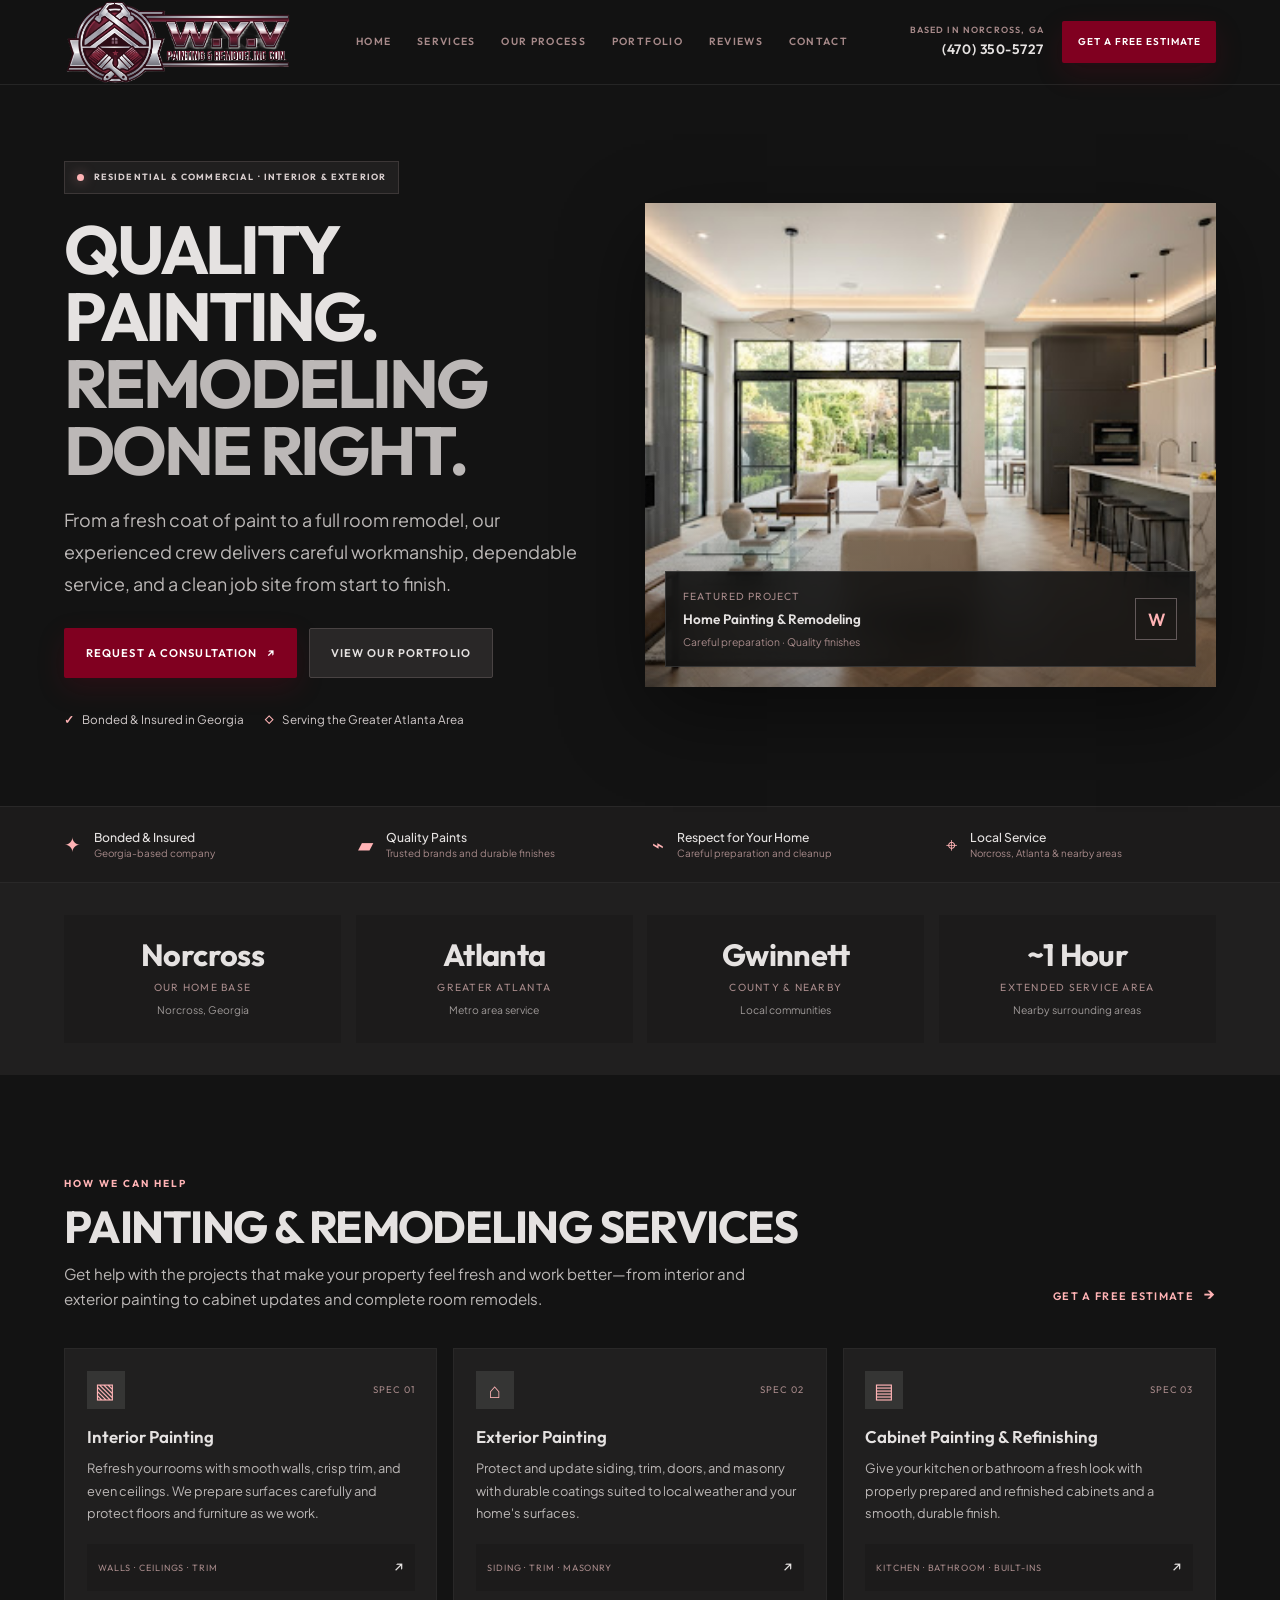
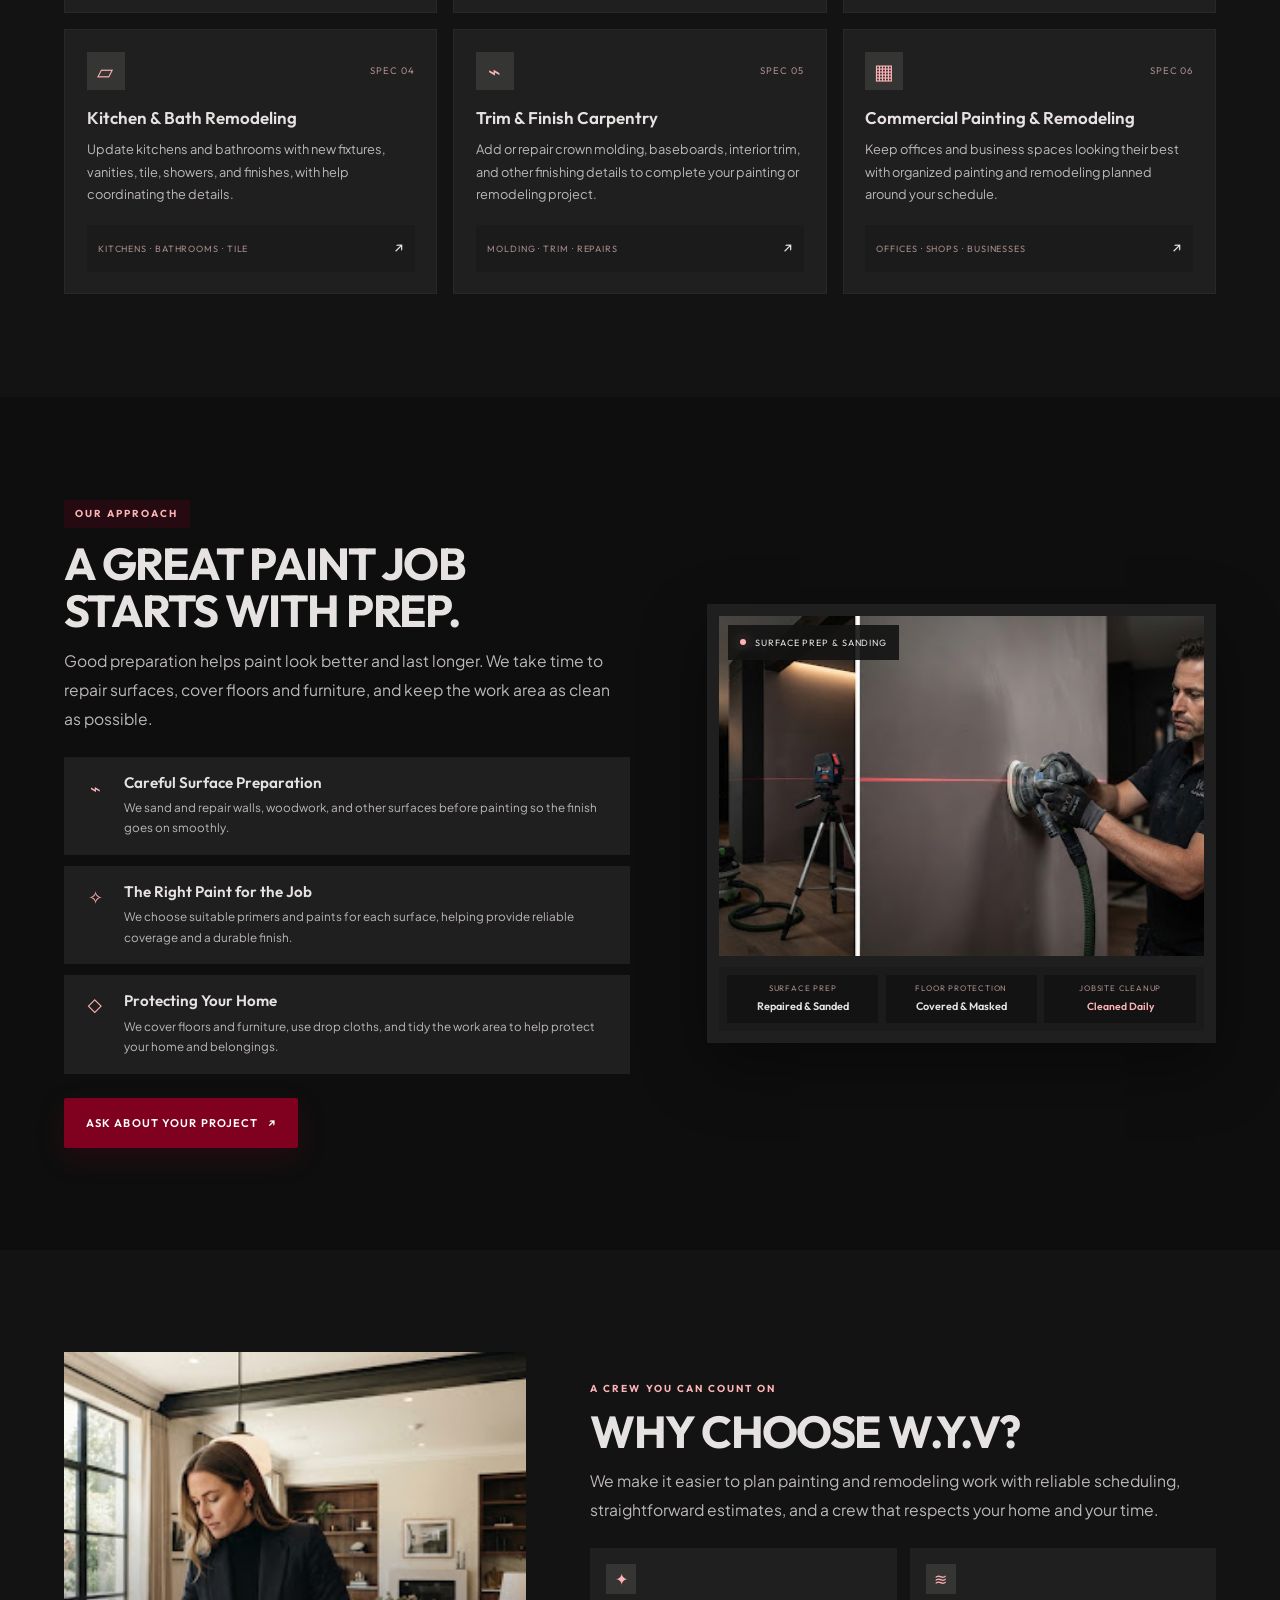
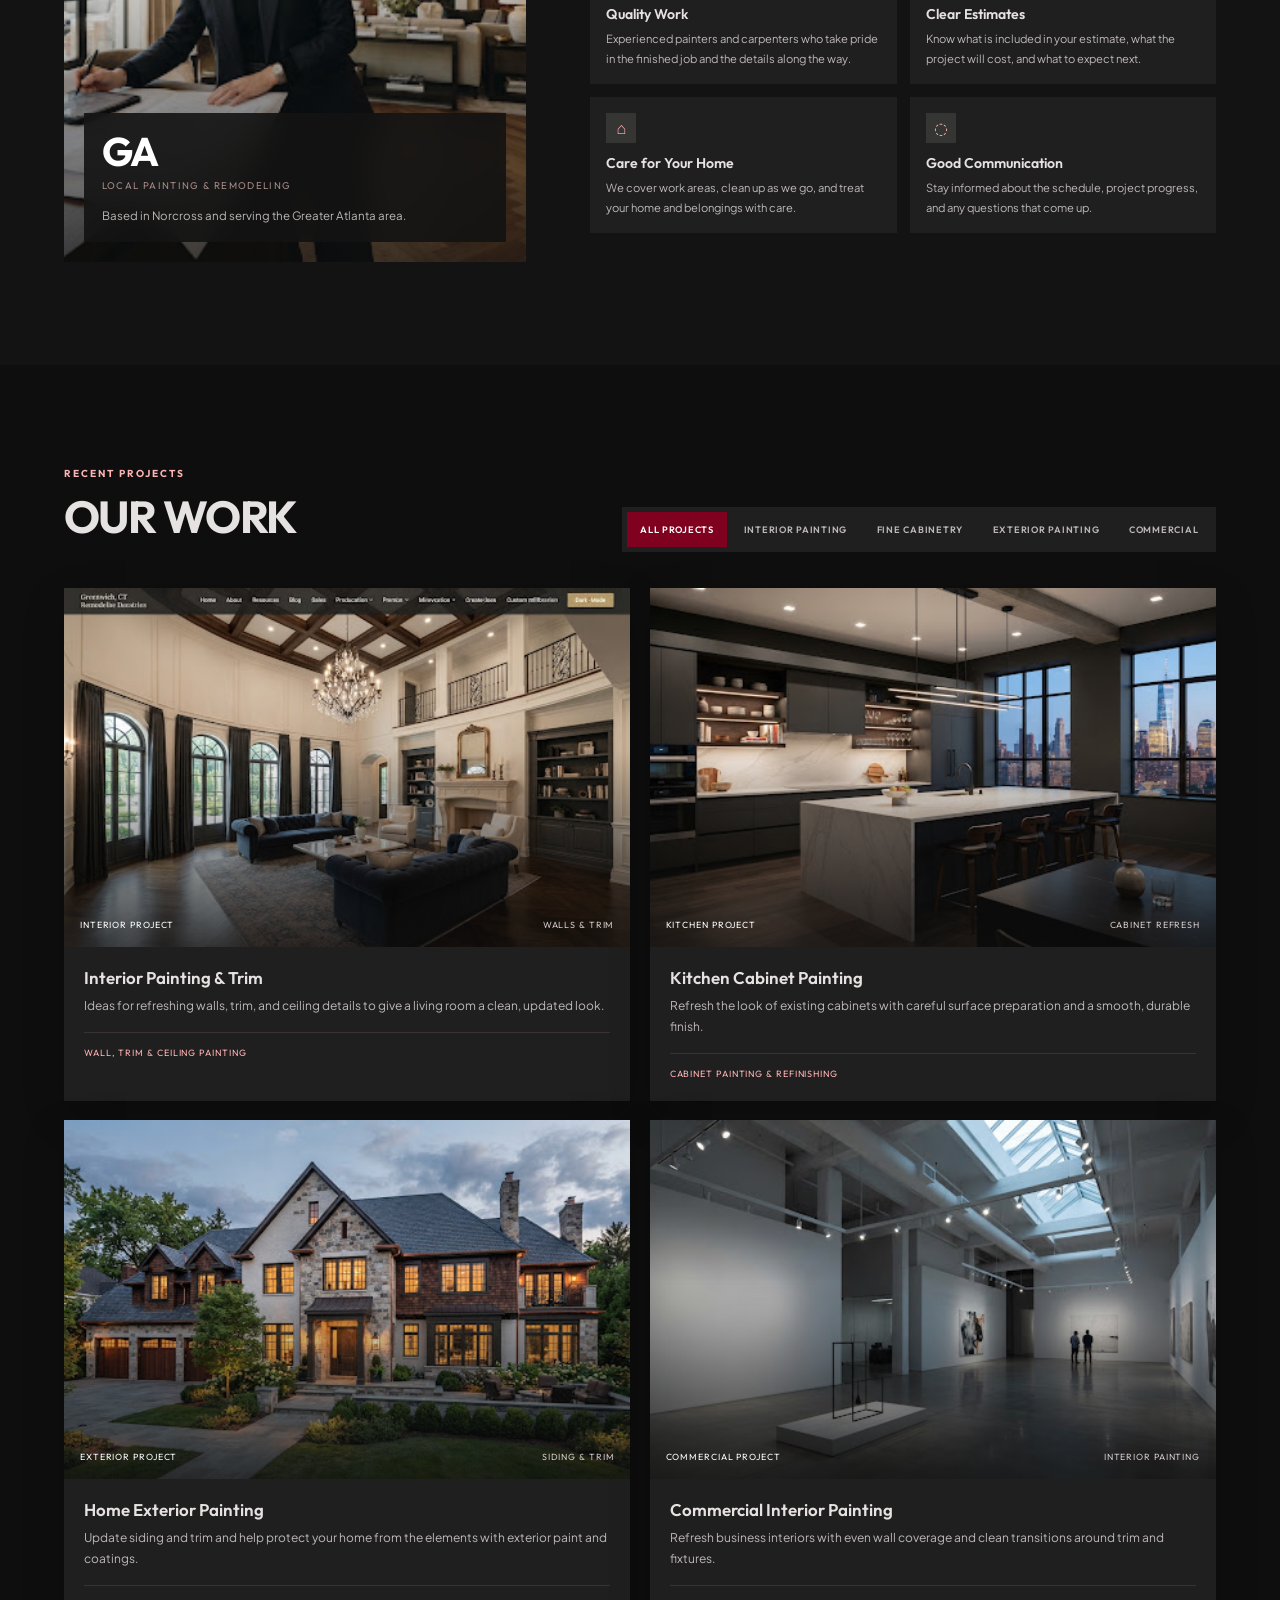
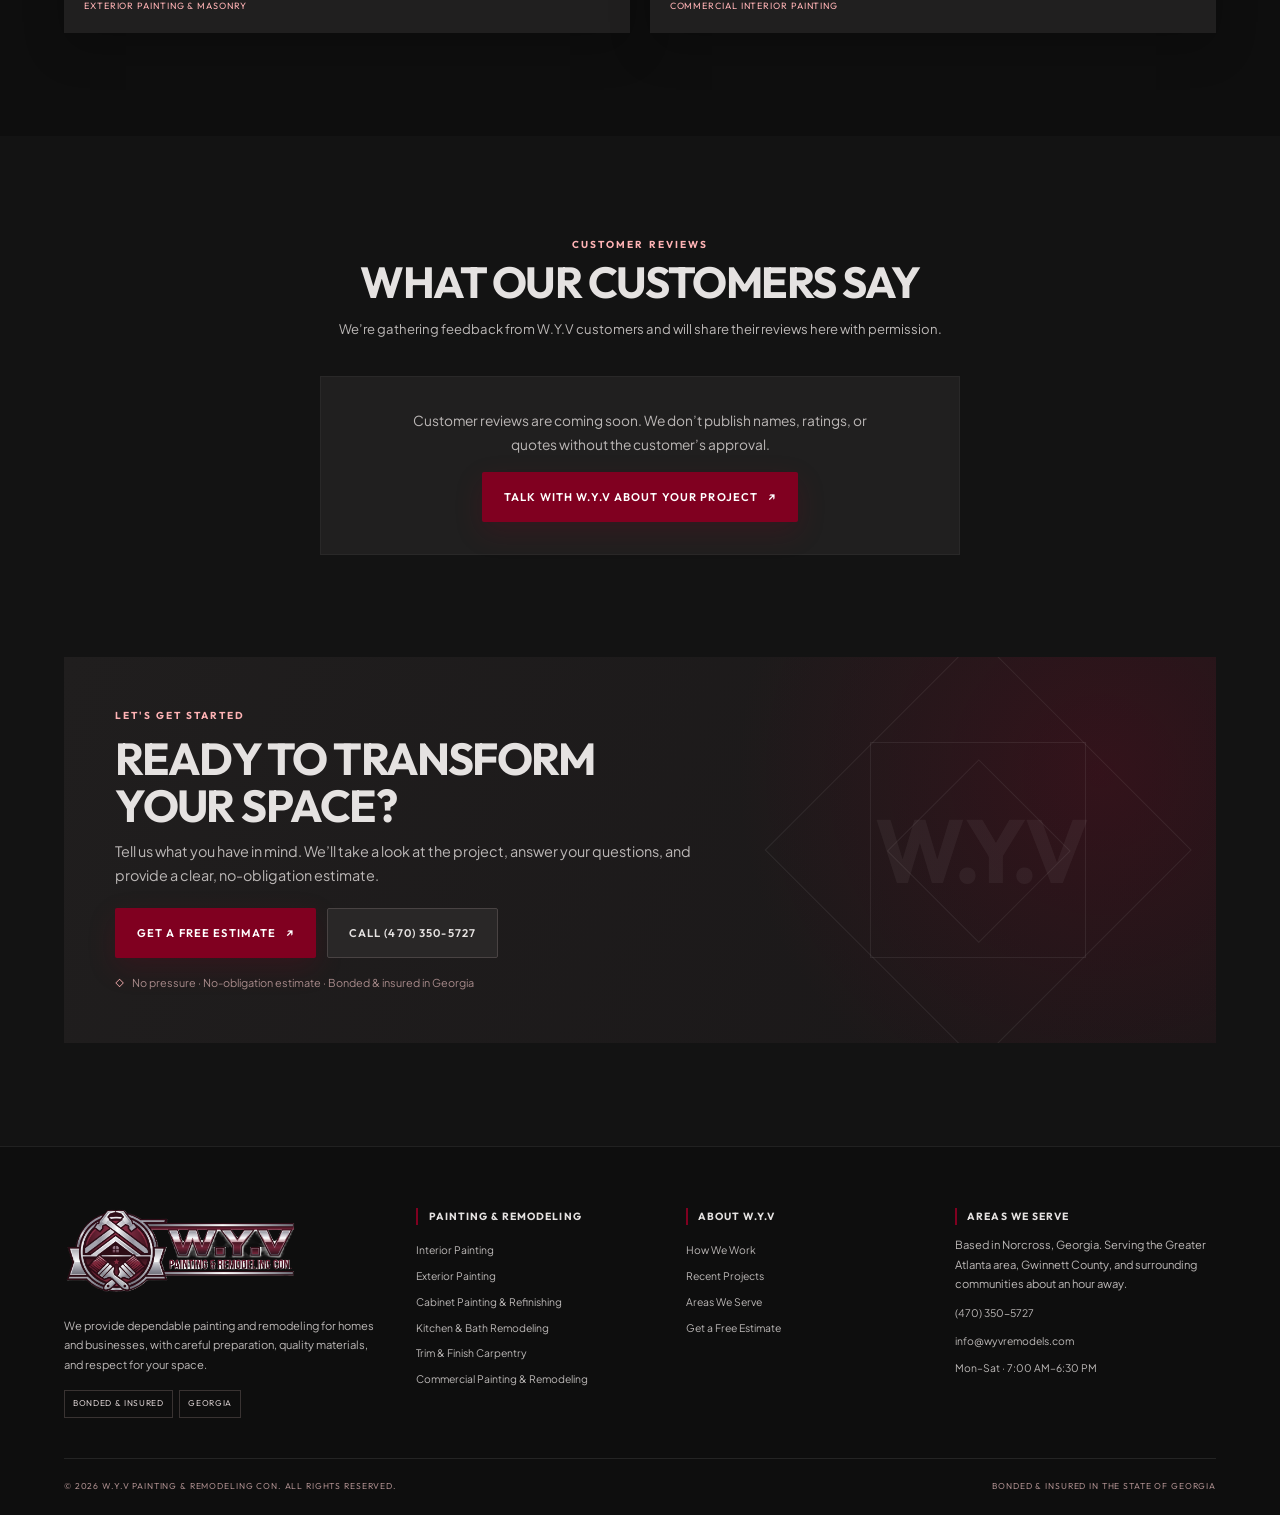
<file: index.html>
<!doctype html>
<html lang="en">
  <head>
    <meta charset="utf-8">
    <meta name="viewport" content="width=device-width, initial-scale=1">
    <meta name="theme-color" content="#131313">
    <meta name="description" content="W.Y.V Painting & Remodeling is based in Norcross, Georgia, providing painting, cabinet refinishing, and remodeling throughout Greater Atlanta, Gwinnett, and nearby communities.">
    <title>W.Y.V Painting & Remodeling | Quality Painting & Remodeling</title>
    <link rel="preconnect" href="https://fonts.googleapis.com">
    <link rel="preconnect" href="https://fonts.gstatic.com" crossorigin>
    <link href="https://fonts.googleapis.com/css2?family=Outfit:wght@400;500;600;700&family=Plus+Jakarta+Sans:wght@400;500;600&display=swap" rel="stylesheet">
    <link rel="stylesheet" href="styles.css">
    <script src="script.js" defer></script>
  </head>
  <body>
    <a class="skip-link" href="#main">Skip to content</a>
    <header class="site-header">
      <div class="header-inner">
        <a class="brand" href="#home" aria-label="W.Y.V Painting & Remodeling home">
          <img class="brand-logo" src="assets/wyv-main-logo.png" alt="W.Y.V Painting &amp; Remodeling Con.">
        </a>

        <button class="menu-toggle" type="button" aria-expanded="false" aria-controls="primary-navigation">
          <span class="menu-toggle-lines" aria-hidden="true"></span>
          <span class="visually-hidden">Open navigation</span>
        </button>

        <nav class="primary-navigation" id="primary-navigation" aria-label="Main navigation">
          <a href="#home">Home</a>
          <a href="#services">Services</a>
          <a href="#process">Our Process</a>
          <a href="#portfolio">Portfolio</a>
          <a href="#reviews">Reviews</a>
          <a href="#contact">Contact</a>
        </nav>

        <div class="header-actions">
          <div class="direct-line">
            <span>Based in Norcross, GA</span>
            <a href="tel:4703505727">(470) 350-5727</a>
          </div>
          <a class="button button-primary button-small" href="#contact" data-open-request>Get a Free Estimate</a>
        </div>
      </div>
    </header>

    <main id="main">
      <section class="hero section-shell" id="home">
        <div class="hero-content">
          <p class="eyebrow eyebrow-pill"><span class="status-dot"></span>Residential &amp; Commercial · Interior &amp; Exterior</p>
          <h1>Quality Painting.<br><span>Remodeling Done Right.</span></h1>
          <p class="hero-description">From a fresh coat of paint to a full room remodel, our experienced crew delivers careful workmanship, dependable service, and a clean job site from start to finish.</p>
          <div class="hero-actions">
            <a class="button button-primary" href="#contact" data-open-request>Request a Consultation <span aria-hidden="true">↗</span></a>
            <a class="button button-secondary" href="#portfolio">View Our Portfolio</a>
          </div>
          <div class="hero-credentials">
            <span><span class="credential-icon" aria-hidden="true">✓</span> Bonded &amp; Insured in Georgia</span>
            <span><span class="credential-icon" aria-hidden="true">◇</span> Serving the Greater Atlanta Area</span>
          </div>
        </div>

        <div class="hero-visual">
          <img
            src="assets/hero-interior.jpg"
            alt="Updated open-plan living room and kitchen with custom wood paneling, marble island, and fresh finishes"
            fetchpriority="high"
            width="512"
            height="286">
          <div class="hero-caption">
            <div>
              <span class="caption-label">Featured Project</span>
              <strong>Home Painting &amp; Remodeling</strong>
              <span class="caption-detail">Careful preparation · Quality finishes</span>
            </div>
            <span class="caption-seal" aria-hidden="true">W</span>
          </div>
        </div>
      </section>

      <section class="trust-strip" aria-label="Our service commitments">
        <div class="trust-item"><span class="trust-icon" aria-hidden="true">✦</span><span>Bonded &amp; Insured <small>Georgia-based company</small></span></div>
        <div class="trust-item"><span class="trust-icon" aria-hidden="true">▰</span><span>Quality Paints <small>Trusted brands and durable finishes</small></span></div>
        <div class="trust-item"><span class="trust-icon" aria-hidden="true">⌁</span><span>Respect for Your Home <small>Careful preparation and cleanup</small></span></div>
        <div class="trust-item"><span class="trust-icon" aria-hidden="true">⌖</span><span>Local Service <small>Norcross, Atlanta &amp; nearby areas</small></span></div>
      </section>

      <section class="stats-section" aria-label="W.Y.V at a glance">
        <div class="stats-grid">
          <div class="stat"><strong class="stat-label">Norcross</strong><span>Our Home Base</span><small>Norcross, Georgia</small></div>
          <div class="stat"><strong class="stat-label">Atlanta</strong><span>Greater Atlanta</span><small>Metro area service</small></div>
          <div class="stat"><strong class="stat-label">Gwinnett</strong><span>County &amp; Nearby</span><small>Local communities</small></div>
          <div class="stat"><strong class="stat-label">~1 Hour</strong><span>Extended Service Area</span><small>Nearby surrounding areas</small></div>
        </div>
      </section>

      <section class="content-section" id="services">
        <div class="section-shell">
          <div class="section-heading section-heading-split">
            <div>
              <p class="eyebrow">How We Can Help</p>
              <h2>Painting &amp; Remodeling Services</h2>
              <p>Get help with the projects that make your property feel fresh and work better—from interior and exterior painting to cabinet updates and complete room remodels.</p>
            </div>
            <a class="text-link" href="#contact" data-open-request>Get a free estimate <span aria-hidden="true">→</span></a>
          </div>

          <div class="services-grid">
            <article class="service-card">
              <div class="service-meta"><span class="service-icon" aria-hidden="true">▧</span><span>Spec 01</span></div>
              <h3>Interior Painting</h3>
              <p>Refresh your rooms with smooth walls, crisp trim, and even ceilings. We prepare surfaces carefully and protect floors and furniture as we work.</p>
              <div class="service-foot"><span>Walls · Ceilings · Trim</span><span aria-hidden="true">↗</span></div>
            </article>
            <article class="service-card">
              <div class="service-meta"><span class="service-icon" aria-hidden="true">⌂</span><span>Spec 02</span></div>
              <h3>Exterior Painting</h3>
              <p>Protect and update siding, trim, doors, and masonry with durable coatings suited to local weather and your home's surfaces.</p>
              <div class="service-foot"><span>Siding · Trim · Masonry</span><span aria-hidden="true">↗</span></div>
            </article>
            <article class="service-card">
              <div class="service-meta"><span class="service-icon" aria-hidden="true">▤</span><span>Spec 03</span></div>
              <h3>Cabinet Painting &amp; Refinishing</h3>
              <p>Give your kitchen or bathroom a fresh look with properly prepared and refinished cabinets and a smooth, durable finish.</p>
              <div class="service-foot"><span>Kitchen · Bathroom · Built-ins</span><span aria-hidden="true">↗</span></div>
            </article>
            <article class="service-card">
              <div class="service-meta"><span class="service-icon" aria-hidden="true">▱</span><span>Spec 04</span></div>
              <h3>Kitchen &amp; Bath Remodeling</h3>
              <p>Update kitchens and bathrooms with new fixtures, vanities, tile, showers, and finishes, with help coordinating the details.</p>
              <div class="service-foot"><span>Kitchens · Bathrooms · Tile</span><span aria-hidden="true">↗</span></div>
            </article>
            <article class="service-card">
              <div class="service-meta"><span class="service-icon" aria-hidden="true">⌁</span><span>Spec 05</span></div>
              <h3>Trim &amp; Finish Carpentry</h3>
              <p>Add or repair crown molding, baseboards, interior trim, and other finishing details to complete your painting or remodeling project.</p>
              <div class="service-foot"><span>Molding · Trim · Repairs</span><span aria-hidden="true">↗</span></div>
            </article>
            <article class="service-card">
              <div class="service-meta"><span class="service-icon" aria-hidden="true">▦</span><span>Spec 06</span></div>
              <h3>Commercial Painting &amp; Remodeling</h3>
              <p>Keep offices and business spaces looking their best with organized painting and remodeling planned around your schedule.</p>
              <div class="service-foot"><span>Offices · Shops · Businesses</span><span aria-hidden="true">↗</span></div>
            </article>
          </div>
        </div>
      </section>

      <section class="process-section" id="process">
        <div class="section-shell process-grid">
          <div class="process-copy">
            <p class="eyebrow eyebrow-dark">Our Approach</p>
            <h2>A Great Paint Job Starts With Prep.</h2>
            <p class="section-lead">Good preparation helps paint look better and last longer. We take time to repair surfaces, cover floors and furniture, and keep the work area as clean as possible.</p>
            <div class="process-points">
              <article class="process-point">
                <span class="point-icon" aria-hidden="true">⌁</span>
                <div><h3>Careful Surface Preparation</h3><p>We sand and repair walls, woodwork, and other surfaces before painting so the finish goes on smoothly.</p></div>
              </article>
              <article class="process-point">
                <span class="point-icon" aria-hidden="true">✧</span>
                <div><h3>The Right Paint for the Job</h3><p>We choose suitable primers and paints for each surface, helping provide reliable coverage and a durable finish.</p></div>
              </article>
              <article class="process-point">
                <span class="point-icon" aria-hidden="true">◇</span>
                <div><h3>Protecting Your Home</h3><p>We cover floors and furniture, use drop cloths, and tidy the work area to help protect your home and belongings.</p></div>
              </article>
            </div>
            <a class="button button-primary" href="#contact" data-open-request>Ask About Your Project <span aria-hidden="true">↗</span></a>
          </div>

          <div class="process-visual">
            <img
              src="assets/surface-prep.jpg"
              alt="Careful surface preparation and sanding before interior painting"
              loading="lazy"
              width="512"
              height="286">
            <span class="image-label"><span class="status-dot"></span>Surface Prep &amp; Sanding</span>
            <div class="technical-stats">
              <div><span>Surface Prep</span><strong>Repaired &amp; Sanded</strong></div>
              <div><span>Floor Protection</span><strong>Covered &amp; Masked</strong></div>
              <div><span>Jobsite Cleanup</span><strong>Cleaned Daily</strong></div>
            </div>
          </div>
        </div>
      </section>

      <section class="difference-section content-section">
        <div class="section-shell difference-grid">
          <div class="difference-visual">
            <img
              src="assets/atelier-planning.jpg"
              alt="An interior professional reviewing a home painting and remodeling project"
              loading="lazy"
              width="512"
              height="286">
            <div class="delivery-card">
              <div class="delivery-number">GA</div>
              <div><span>Local Painting &amp; Remodeling</span><p>Based in Norcross and serving the Greater Atlanta area.</p></div>
            </div>
          </div>
          <div class="difference-copy">
            <p class="eyebrow">A Crew You Can Count On</p>
            <h2>Why Choose W.Y.V?</h2>
            <p class="section-lead">We make it easier to plan painting and remodeling work with reliable scheduling, straightforward estimates, and a crew that respects your home and your time.</p>
            <div class="pillars-grid">
              <article class="pillar-card"><span class="pillar-icon" aria-hidden="true">✦</span><h3>Quality Work</h3><p>Experienced painters and carpenters who take pride in the finished job and the details along the way.</p></article>
              <article class="pillar-card"><span class="pillar-icon" aria-hidden="true">≋</span><h3>Clear Estimates</h3><p>Know what is included in your estimate, what the project will cost, and what to expect next.</p></article>
              <article class="pillar-card"><span class="pillar-icon" aria-hidden="true">⌂</span><h3>Care for Your Home</h3><p>We cover work areas, clean up as we go, and treat your home and belongings with care.</p></article>
              <article class="pillar-card"><span class="pillar-icon" aria-hidden="true">◌</span><h3>Good Communication</h3><p>Stay informed about the schedule, project progress, and any questions that come up.</p></article>
            </div>
          </div>
        </div>
      </section>

      <section class="portfolio-section" id="portfolio">
        <div class="section-shell">
          <div class="section-heading portfolio-heading">
            <div>
              <p class="eyebrow">Recent Projects</p>
              <h2>Our Work</h2>
            </div>
            <div class="portfolio-filters" role="group" aria-label="Filter portfolio projects">
              <button class="filter-button is-active" type="button" data-filter="all" aria-pressed="true">All Projects</button>
              <button class="filter-button" type="button" data-filter="interiors" aria-pressed="false">Interior Painting</button>
              <button class="filter-button" type="button" data-filter="cabinetry" aria-pressed="false">Fine Cabinetry</button>
              <button class="filter-button" type="button" data-filter="exterior" aria-pressed="false">Exterior Painting</button>
              <button class="filter-button" type="button" data-filter="commercial" aria-pressed="false">Commercial</button>
            </div>
          </div>

          <div class="portfolio-grid">
            <article class="project-card" data-category="interiors">
              <div class="project-image"><img src="assets/portfolio-greenwich.jpg" alt="Living room with a coffered ceiling, finished hardwood floors, and freshly painted walls" loading="lazy" width="512" height="286"><span class="project-location">Interior Project <span>Walls &amp; Trim</span></span></div>
              <div class="project-copy"><h3>Interior Painting &amp; Trim</h3><p>Ideas for refreshing walls, trim, and ceiling details to give a living room a clean, updated look.</p><span class="project-finish">Wall, Trim &amp; Ceiling Painting</span></div>
            </article>
            <article class="project-card" data-category="cabinetry">
              <div class="project-image"><img src="assets/portfolio-tribeca.jpg" alt="Updated kitchen with refinished dark cabinets and a waterfall island" loading="lazy" width="512" height="286"><span class="project-location">Kitchen Project <span>Cabinet Refresh</span></span></div>
              <div class="project-copy"><h3>Kitchen Cabinet Painting</h3><p>Refresh the look of existing cabinets with careful surface preparation and a smooth, durable finish.</p><span class="project-finish">Cabinet Painting &amp; Refinishing</span></div>
            </article>
            <article class="project-card" data-category="exterior">
              <div class="project-image"><img src="assets/portfolio-westchester.jpg" alt="Stone and cedar home exterior with updated siding and dark window trim" loading="lazy" width="512" height="286"><span class="project-location">Exterior Project <span>Siding &amp; Trim</span></span></div>
              <div class="project-copy"><h3>Home Exterior Painting</h3><p>Update siding and trim and help protect your home from the elements with exterior paint and coatings.</p><span class="project-finish">Exterior Painting &amp; Masonry</span></div>
            </article>
            <article class="project-card" data-category="commercial">
              <div class="project-image"><img src="assets/portfolio-soho.jpg" alt="Art gallery interior with polished concrete floors and freshly painted white walls" loading="lazy" width="512" height="286"><span class="project-location">Commercial Project <span>Interior Painting</span></span></div>
              <div class="project-copy"><h3>Commercial Interior Painting</h3><p>Refresh business interiors with even wall coverage and clean transitions around trim and fixtures.</p><span class="project-finish">Commercial Interior Painting</span></div>
            </article>
          </div>
        </div>
      </section>

      <section class="reviews-section" id="reviews">
        <div class="section-shell">
          <div class="reviews-heading">
            <p class="eyebrow">Customer Reviews</p>
            <h2>What Our Customers Say</h2>
            <p>We’re gathering feedback from W.Y.V customers and will share their reviews here with permission.</p>
          </div>
          <div class="reviews-empty-state">
            <p>Customer reviews are coming soon. We don’t publish names, ratings, or quotes without the customer’s approval.</p>
            <a class="button button-primary" href="#contact" data-open-request>Talk with W.Y.V about your project <span aria-hidden="true">↗</span></a>
          </div>
        </div>
      </section>

      <section class="contact-section" id="contact">
        <div class="section-shell">
          <div class="contact-panel">
            <div class="contact-copy">
              <p class="eyebrow">Let's Get Started</p>
              <h2>Ready to Transform<br>Your Space?</h2>
              <p>Tell us what you have in mind. We’ll take a look at the project, answer your questions, and provide a clear, no-obligation estimate.</p>
              <div class="contact-actions">
                <a class="button button-primary" href="#contact" data-open-request>Get a Free Estimate <span aria-hidden="true">↗</span></a>
                <a class="button button-secondary" href="tel:4703505727">Call (470) 350-5727</a>
              </div>
              <p class="contact-assurance"><span aria-hidden="true">◇</span> No pressure · No-obligation estimate · Bonded &amp; insured in Georgia</p>
            </div>
            <div class="contact-decoration" aria-hidden="true"><span>W.Y.V</span><i></i><i></i><i></i></div>
          </div>
        </div>
      </section>
    </main>

    <dialog class="request-dialog" id="request-dialog" aria-labelledby="request-title" aria-describedby="request-description">
      <div class="request-dialog-header">
        <div>
          <p class="eyebrow">Norcross · Greater Atlanta</p>
          <h2 id="request-title">Tell Us About Your Project</h2>
        </div>
        <button class="dialog-close" type="button" aria-label="Close request form">×</button>
      </div>
      <p class="request-description" id="request-description">Share a few details and we’ll help you plan your next painting or remodeling project.</p>
      <form class="request-form" id="request-form" name="estimate-request" method="POST" data-netlify="true" netlify-honeypot="bot-field">
        <input type="hidden" name="form-name" value="estimate-request">
        <input type="hidden" name="subject" value="Incoming Website Lead - WYV">
        <p hidden><label>Leave this field empty: <input name="bot-field" tabindex="-1" autocomplete="off"></label></p>
        <div class="form-field">
          <label for="request-name">Your name <span aria-hidden="true">*</span></label>
          <input id="request-name" name="name" autocomplete="name" required>
        </div>
        <div class="form-field">
          <label for="request-phone">Phone number <span aria-hidden="true">*</span></label>
          <input id="request-phone" name="phone" type="tel" autocomplete="tel" required>
        </div>
        <div class="form-field">
          <label for="request-email">Email address <span aria-hidden="true">*</span></label>
          <input id="request-email" name="email" type="email" autocomplete="email" required>
        </div>
        <div class="form-field">
          <label for="request-service">What can we help with? <span aria-hidden="true">*</span></label>
          <select id="request-service" name="service" required>
            <option value="" selected disabled>Select a service</option>
            <option>Interior painting</option>
            <option>Exterior painting</option>
            <option>Cabinet painting or refinishing</option>
            <option>Kitchen or bathroom remodeling</option>
            <option>Trim or carpentry</option>
            <option>Commercial painting or remodeling</option>
            <option>Other project</option>
          </select>
        </div>
        <div class="form-field form-field-full">
          <label for="request-location">Project city or ZIP code</label>
          <input id="request-location" name="location" autocomplete="address-level2" placeholder="e.g. Norcross, GA">
        </div>
        <div class="form-field form-field-full">
          <label for="request-details">Tell us a little about the project <span aria-hidden="true">*</span></label>
          <textarea id="request-details" name="details" rows="4" required placeholder="What would you like to update?"></textarea>
        </div>
        <p class="form-privacy">Your details will be emailed to W.Y.V so we can respond to your request.</p>
        <p class="form-status" id="request-status" aria-live="polite"></p>
        <div class="form-actions">
          <button class="button button-primary" type="submit">Send Estimate Request <span aria-hidden="true">↗</span></button>
          <a class="form-call-link" href="tel:4703505727">Or call (470) 350-5727</a>
        </div>
      </form>
    </dialog>

    <footer class="site-footer">
      <div class="section-shell">
        <div class="footer-grid">
          <div class="footer-about">
            <a class="brand footer-brand" href="#home" aria-label="W.Y.V Painting & Remodeling home">
              <img class="brand-logo" src="assets/wyv-main-logo.png" alt="W.Y.V Painting &amp; Remodeling Con.">
            </a>
            <p>We provide dependable painting and remodeling for homes and businesses, with careful preparation, quality materials, and respect for your space.</p>
            <div class="footer-badges"><span>Bonded &amp; Insured</span><span>Georgia</span></div>
          </div>
          <div>
            <h2 class="footer-heading">Painting &amp; Remodeling</h2>
            <ul class="footer-links">
              <li><a href="#services">Interior Painting</a></li>
              <li><a href="#services">Exterior Painting</a></li>
              <li><a href="#services">Cabinet Painting &amp; Refinishing</a></li>
              <li><a href="#services">Kitchen &amp; Bath Remodeling</a></li>
              <li><a href="#services">Trim &amp; Finish Carpentry</a></li>
              <li><a href="#services">Commercial Painting &amp; Remodeling</a></li>
            </ul>
          </div>
          <div>
            <h2 class="footer-heading">About W.Y.V</h2>
            <ul class="footer-links">
              <li><a href="#process">How We Work</a></li>
              <li><a href="#portfolio">Recent Projects</a></li>
              <li><a href="#reviews">Areas We Serve</a></li>
              <li><a href="#contact" data-open-request>Get a Free Estimate</a></li>
            </ul>
          </div>
          <div class="footer-contact">
            <h2 class="footer-heading">Areas We Serve</h2>
            <p>Based in Norcross, Georgia. Serving the Greater Atlanta area, Gwinnett County, and surrounding communities about an hour away.</p>
            <a href="tel:4703505727">(470) 350-5727</a>
            <a href="mailto:info@wyvremodels.com">info@wyvremodels.com</a>
            <span>Mon–Sat · 7:00 AM–6:30 PM</span>
          </div>
        </div>
        <div class="footer-bottom">
          <span>© <span id="current-year">2026</span> W.Y.V Painting &amp; Remodeling Con. All Rights Reserved.</span>
          <span>Bonded &amp; Insured in the State of Georgia</span>
        </div>
      </div>
    </footer>
  </body>
</html>
</file>
<file: styles.css>
:root {
  color-scheme: dark;
  --surface: #131313;
  --surface-deep: #0e0e0e;
  --surface-low: #1c1b1b;
  --surface-card: #201f1f;
  --surface-raised: #2a2a2a;
  --surface-high: #353534;
  --text: #e5e2e1;
  --text-muted: #bcb8b7;
  --text-soft: #a78a8a;
  --accent: #800020;
  --accent-bright: #ffb3b5;
  --accent-dark: #680019;
  --border: #393332;
  --page-width: 1440px;
  --page-gutter: clamp(1.25rem, 5vw, 5rem);
  --font-display: "Outfit", "Arial Narrow", sans-serif;
  --font-body: "Plus Jakarta Sans", Arial, sans-serif;
}

* {
  box-sizing: border-box;
}

html {
  scroll-behavior: smooth;
  scroll-padding-top: 6rem;
}

body {
  min-width: 320px;
  margin: 0;
  background: var(--surface);
  color: var(--text);
  font-family: var(--font-body);
  font-size: 15px;
  line-height: 1.65;
  -webkit-font-smoothing: antialiased;
}

body,
button,
a {
  -webkit-tap-highlight-color: transparent;
}

button,
a {
  color: inherit;
}

a {
  text-decoration: none;
}

button {
  font: inherit;
}

img {
  display: block;
  max-width: 100%;
}

::selection {
  background: var(--accent);
  color: #fff;
}

:focus-visible {
  outline: 2px solid var(--accent-bright);
  outline-offset: 4px;
}

.visually-hidden,
.skip-link:not(:focus) {
  position: absolute;
  width: 1px;
  height: 1px;
  padding: 0;
  margin: -1px;
  overflow: hidden;
  clip: rect(0, 0, 0, 0);
  white-space: nowrap;
  border: 0;
}

.skip-link:focus {
  position: fixed;
  z-index: 100;
  top: 1rem;
  left: 1rem;
  padding: 0.75rem 1rem;
  background: var(--text);
  color: var(--surface);
}

.section-shell {
  width: min(100% - (var(--page-gutter) * 2), var(--page-width));
  margin-inline: auto;
}

.site-header {
  position: sticky;
  z-index: 20;
  top: 0;
  border-bottom: 1px solid rgba(255, 255, 255, 0.08);
  background: rgba(19, 19, 19, 0.94);
  backdrop-filter: blur(18px);
}

.header-inner {
  display: flex;
  width: min(100% - (var(--page-gutter) * 2), 1600px);
  min-height: 82px;
  align-items: center;
  justify-content: space-between;
  gap: 1.5rem;
  margin-inline: auto;
}

.brand {
  display: inline-flex;
  flex: 0 1 auto;
  min-width: 0;
  align-items: center;
}

.brand-logo {
  display: block;
  width: clamp(190px, 18vw, 250px);
  height: auto;
  object-fit: contain;
}

.primary-navigation {
  display: flex;
  align-items: center;
  gap: clamp(0.9rem, 2vw, 2rem);
}

.primary-navigation a,
.direct-line span {
  color: var(--text-soft);
  font-family: var(--font-display);
  font-size: 0.65rem;
  font-weight: 600;
  letter-spacing: 0.13em;
  text-transform: uppercase;
  transition: color 180ms ease;
}

.primary-navigation a:hover,
.primary-navigation a:focus-visible {
  color: var(--accent-bright);
}

.header-actions {
  display: flex;
  flex: 0 0 auto;
  align-items: center;
  gap: 1.15rem;
}

.direct-line {
  display: grid;
  text-align: right;
}

.direct-line a {
  font-family: var(--font-display);
  font-size: 0.85rem;
  font-weight: 600;
  letter-spacing: 0.04em;
}

.direct-line span {
  font-size: 0.56rem;
}

.menu-toggle {
  display: none;
}

.button {
  display: inline-flex;
  min-height: 50px;
  align-items: center;
  justify-content: center;
  gap: 0.6rem;
  padding: 0.85rem 1.3rem;
  border: 1px solid transparent;
  border-radius: 2px;
  font-family: var(--font-display);
  font-size: 0.7rem;
  font-weight: 600;
  letter-spacing: 0.1em;
  line-height: 1.25;
  text-align: center;
  text-transform: uppercase;
  transition: background-color 180ms ease, border-color 180ms ease, transform 180ms ease;
}

.button:hover {
  transform: translateY(-2px);
}

.button-primary {
  background: var(--accent);
  color: #fff;
  box-shadow: 0 10px 28px rgba(128, 0, 32, 0.2);
}

.button-primary:hover {
  background: #991331;
}

.button-secondary {
  border-color: #494343;
  background: #292727;
  color: var(--text);
}

.button-secondary:hover {
  border-color: #766b6b;
  background: #343131;
}

.button-small {
  min-height: 42px;
  padding: 0.7rem 0.9rem;
  font-size: 0.62rem;
}

.hero {
  display: grid;
  min-height: 630px;
  grid-template-columns: minmax(0, 0.95fr) minmax(0, 1.05fr);
  align-items: center;
  gap: clamp(2.5rem, 5vw, 5rem);
  padding-block: clamp(3rem, 6vw, 5.5rem);
}

.hero-content {
  position: relative;
  z-index: 1;
}

.eyebrow {
  margin: 0 0 0.75rem;
  color: var(--accent-bright);
  font-family: var(--font-display);
  font-size: 0.63rem;
  font-weight: 700;
  letter-spacing: 0.2em;
  line-height: 1.4;
  text-transform: uppercase;
}

.eyebrow-pill {
  display: inline-flex;
  align-items: center;
  gap: 0.6rem;
  max-width: 100%;
  margin-bottom: 1.4rem;
  padding: 0.55rem 0.75rem;
  border: 1px solid #3c3737;
  background: var(--surface-card);
  color: #d7cdcd;
  font-size: 0.56rem;
  letter-spacing: 0.13em;
}

.status-dot {
  width: 7px;
  height: 7px;
  flex: 0 0 auto;
  border-radius: 50%;
  background: var(--accent-bright);
  box-shadow: 0 0 12px rgba(255, 179, 181, 0.5);
}

h1,
h2,
h3,
p,
figure {
  margin-top: 0;
}

h1,
h2,
h3 {
  font-family: var(--font-display);
}

h1 {
  max-width: 730px;
  margin-bottom: 1.2rem;
  font-size: clamp(2.8rem, 5.3vw, 5rem);
  font-weight: 700;
  letter-spacing: -0.045em;
  line-height: 0.99;
  text-transform: uppercase;
}

h1 span {
  color: #bcb8b7;
}

.hero-description {
  max-width: 590px;
  margin-bottom: 1.7rem;
  color: var(--text-muted);
  font-size: clamp(1rem, 1.4vw, 1.15rem);
  line-height: 1.8;
}

.hero-actions {
  display: flex;
  flex-wrap: wrap;
  gap: 0.75rem;
}

.hero-credentials {
  display: flex;
  flex-wrap: wrap;
  gap: 1.3rem;
  margin-top: 2rem;
  color: #d4cdcd;
  font-size: 0.73rem;
}

.credential-icon {
  margin-right: 0.35rem;
  color: var(--accent-bright);
  font-weight: 700;
}

.hero-visual {
  position: relative;
  min-height: 420px;
  aspect-ratio: 1.18 / 1;
  background: var(--surface-card);
  box-shadow: 0 28px 80px rgba(0, 0, 0, 0.45);
}

.hero-visual::after {
  position: absolute;
  inset: 45% 0 0;
  background: linear-gradient(180deg, transparent, rgba(14, 14, 14, 0.38));
  content: "";
  pointer-events: none;
}

.hero-visual > img,
.process-visual > img,
.difference-visual > img {
  width: 100%;
  height: 100%;
  object-fit: cover;
}

.hero-caption {
  position: absolute;
  z-index: 1;
  right: 1.25rem;
  bottom: 1.25rem;
  left: 1.25rem;
  display: flex;
  align-items: center;
  justify-content: space-between;
  gap: 1rem;
  padding: 1rem 1.1rem;
  border: 1px solid rgba(255, 255, 255, 0.12);
  background: rgba(19, 19, 19, 0.89);
  backdrop-filter: blur(14px);
}

.hero-caption > div {
  display: grid;
  gap: 0.16rem;
}

.caption-label,
.caption-detail,
.stat > span,
.stat > small,
.service-meta,
.service-foot,
.technical-stats span,
.project-location,
.project-finish,
.footer-heading,
.footer-links,
.footer-contact,
.footer-bottom {
  font-size: 0.65rem;
}

.caption-label,
.caption-detail {
  color: var(--text-soft);
}

.caption-label,
.service-meta,
.service-foot,
.technical-stats span,
.project-location,
.project-finish,
.footer-heading,
.footer-bottom {
  font-family: var(--font-display);
  letter-spacing: 0.1em;
  text-transform: uppercase;
}

.hero-caption strong {
  font-family: var(--font-display);
  font-size: 0.85rem;
  font-weight: 600;
}

.caption-seal {
  display: grid;
  width: 42px;
  height: 42px;
  flex: 0 0 auto;
  place-items: center;
  border: 1px solid #63595a;
  color: var(--accent-bright);
  font-family: var(--font-display);
  font-size: 1.1rem;
  font-weight: 600;
}

.trust-strip {
  display: grid;
  grid-template-columns: repeat(4, minmax(0, 1fr));
  gap: 1.5rem;
  padding: 1.3rem var(--page-gutter);
  border-block: 1px solid rgba(255, 255, 255, 0.06);
  background: var(--surface-low);
}

.trust-item {
  display: flex;
  align-items: center;
  gap: 0.8rem;
  color: var(--text);
  font-size: 0.76rem;
  font-weight: 500;
  line-height: 1.5;
}

.trust-item small {
  display: block;
  color: var(--text-soft);
  font-size: 0.62rem;
  font-weight: 400;
}

.trust-icon {
  color: var(--accent-bright);
  font-size: 1.25rem;
}

.stats-section {
  padding: 2rem var(--page-gutter);
  background: var(--surface-card);
}

.stats-grid {
  display: grid;
  width: min(100%, var(--page-width));
  grid-template-columns: repeat(4, minmax(0, 1fr));
  gap: 0.9rem;
  margin-inline: auto;
}

.stat {
  display: flex;
  min-height: 128px;
  flex-direction: column;
  justify-content: center;
  padding: 1.2rem;
  background: var(--surface-low);
  text-align: center;
}

.stat strong {
  font-family: var(--font-display);
  font-size: 2.4rem;
  font-weight: 700;
  letter-spacing: -0.04em;
  line-height: 1.1;
}

.stat strong.stat-label {
  font-size: clamp(1.25rem, 2.4vw, 2rem);
  letter-spacing: -0.02em;
}

.stat strong > span {
  color: var(--accent-bright);
}

.stat .stat-star {
  font-size: 1.7rem;
}

.accent-text {
  color: var(--accent-bright);
}

.stat > span {
  margin-top: 0.45rem;
  color: var(--text-soft);
  font-family: var(--font-display);
  letter-spacing: 0.12em;
  text-transform: uppercase;
}

.stat > small {
  margin-top: 0.3rem;
  color: #9e9998;
}

.content-section,
.portfolio-section,
.reviews-section,
.contact-section {
  padding-block: clamp(4rem, 8vw, 7rem);
}

.section-heading {
  margin-bottom: 2.3rem;
}

.section-heading h2,
.process-copy h2,
.difference-copy h2,
.reviews-heading h2,
.contact-copy h2 {
  margin-bottom: 0.7rem;
  font-size: clamp(2rem, 3.5vw, 3.1rem);
  font-weight: 700;
  letter-spacing: -0.035em;
  line-height: 1.05;
  text-transform: uppercase;
}

.section-heading p:not(.eyebrow) {
  max-width: 690px;
  margin-bottom: 0;
  color: var(--text-muted);
  font-size: 0.95rem;
}

.section-heading-split {
  display: flex;
  align-items: end;
  justify-content: space-between;
  gap: 2rem;
}

.text-link {
  flex: 0 0 auto;
  padding-bottom: 0.25rem;
  color: var(--accent-bright);
  font-family: var(--font-display);
  font-size: 0.68rem;
  font-weight: 600;
  letter-spacing: 0.12em;
  text-transform: uppercase;
}

.text-link span {
  margin-left: 0.4rem;
  font-size: 1rem;
}

.services-grid {
  display: grid;
  grid-template-columns: repeat(3, minmax(0, 1fr));
  gap: 1rem;
}

.service-card {
  display: flex;
  min-height: 265px;
  flex-direction: column;
  padding: 1.35rem;
  border: 1px solid rgba(255, 255, 255, 0.04);
  background: var(--surface-card);
  transition: background-color 180ms ease, border-color 180ms ease, transform 180ms ease;
}

.service-card:hover {
  transform: translateY(-3px);
  border-color: #584141;
  background: #292626;
}

.service-meta {
  display: flex;
  align-items: center;
  justify-content: space-between;
  margin-bottom: 1.1rem;
  color: var(--text-soft);
  font-size: 0.6rem;
}

.service-icon {
  display: grid;
  width: 38px;
  height: 38px;
  place-items: center;
  background: var(--surface-high);
  color: var(--accent-bright);
  font-size: 1.3rem;
}

.service-card h3,
.process-point h3,
.pillar-card h3,
.project-copy h3 {
  margin-bottom: 0.55rem;
  font-size: 1.06rem;
  font-weight: 600;
  line-height: 1.3;
}

.service-card p,
.process-point p,
.pillar-card p,
.project-copy p {
  margin-bottom: 1.2rem;
  color: var(--text-muted);
  font-size: 0.8rem;
  line-height: 1.75;
}

.service-foot {
  display: flex;
  align-items: center;
  justify-content: space-between;
  gap: 0.6rem;
  margin-top: auto;
  padding: 0.7rem;
  background: var(--surface-low);
  color: var(--text-soft);
  font-size: 0.57rem;
}

.service-foot span:last-child {
  color: var(--text);
  font-size: 0.9rem;
}

.process-section {
  padding-block: clamp(4rem, 8vw, 7rem);
  background: var(--surface-deep);
}

.process-grid {
  display: grid;
  grid-template-columns: minmax(0, 1fr) minmax(0, 0.9fr);
  align-items: center;
  gap: clamp(2.5rem, 6vw, 6rem);
}

.eyebrow-dark {
  display: inline-block;
  padding: 0.45rem 0.7rem;
  background: rgba(128, 0, 32, 0.2);
}

.process-copy h2 {
  max-width: 560px;
}

.section-lead {
  color: var(--text-muted);
  font-size: 0.98rem;
  line-height: 1.85;
}

.process-points {
  display: grid;
  gap: 0.7rem;
  margin-block: 1.5rem;
}

.process-point {
  display: flex;
  gap: 0.9rem;
  padding: 1rem;
  background: var(--surface-card);
}

.point-icon {
  display: grid;
  width: 30px;
  height: 30px;
  flex: 0 0 auto;
  place-items: center;
  color: var(--accent-bright);
  font-size: 1.15rem;
}

.process-point h3 {
  margin-bottom: 0.35rem;
  font-size: 0.95rem;
}

.process-point p {
  margin-bottom: 0;
  font-size: 0.73rem;
}

.process-visual {
  position: relative;
  min-height: 400px;
  padding: 0.75rem;
  background: var(--surface-card);
  box-shadow: 0 25px 60px rgba(0, 0, 0, 0.38);
}

.process-visual > img {
  min-height: 340px;
  max-height: 430px;
}

.image-label {
  position: absolute;
  top: 1.35rem;
  left: 1.35rem;
  display: flex;
  align-items: center;
  gap: 0.55rem;
  padding: 0.6rem 0.75rem;
  background: rgba(19, 19, 19, 0.9);
  font-family: var(--font-display);
  font-size: 0.57rem;
  letter-spacing: 0.1em;
  text-transform: uppercase;
}

.image-label .status-dot {
  width: 6px;
  height: 6px;
}

.technical-stats {
  display: grid;
  grid-template-columns: repeat(3, minmax(0, 1fr));
  gap: 0.45rem;
  margin-top: 0.7rem;
  padding: 0.5rem;
  background: var(--surface-low);
}

.technical-stats div {
  display: grid;
  gap: 0.15rem;
  padding: 0.45rem 0.2rem;
  background: var(--surface);
  text-align: center;
}

.technical-stats span {
  color: var(--text-soft);
  font-size: 0.5rem;
}

.technical-stats strong {
  font-family: var(--font-display);
  font-size: 0.68rem;
  font-weight: 600;
}

.technical-stats div:last-child strong {
  color: var(--accent-bright);
  font-size: 0.65rem;
}

.difference-grid {
  display: grid;
  grid-template-columns: minmax(0, 0.85fr) minmax(0, 1.15fr);
  align-items: center;
  gap: clamp(2.5rem, 5vw, 5rem);
}

.difference-visual {
  position: relative;
  min-height: 510px;
}

.difference-visual > img {
  position: absolute;
  inset: 0;
  object-position: center;
}

.difference-visual::after {
  position: absolute;
  inset: 30% 0 0;
  background: linear-gradient(180deg, transparent, rgba(14, 14, 14, 0.7));
  content: "";
}

.delivery-card {
  position: absolute;
  z-index: 1;
  right: 1.25rem;
  bottom: 1.25rem;
  left: 1.25rem;
  padding: 1.1rem;
  background: rgba(19, 19, 19, 0.9);
  backdrop-filter: blur(12px);
}

.delivery-number {
  color: #fff;
  font-family: var(--font-display);
  font-size: 2.5rem;
  font-weight: 700;
  letter-spacing: -0.04em;
  line-height: 1;
}

.delivery-card span {
  color: var(--text-soft);
  font-family: var(--font-display);
  font-size: 0.61rem;
  letter-spacing: 0.14em;
  text-transform: uppercase;
}

.delivery-card p {
  margin: 0.65rem 0 0;
  color: var(--text-muted);
  font-size: 0.72rem;
}

.pillars-grid {
  display: grid;
  grid-template-columns: repeat(2, minmax(0, 1fr));
  gap: 0.8rem;
  margin-top: 1.5rem;
}

.pillar-card {
  padding: 1rem;
  background: var(--surface-card);
}

.pillar-icon {
  display: grid;
  width: 30px;
  height: 30px;
  margin-bottom: 0.7rem;
  place-items: center;
  background: var(--surface-high);
  color: var(--accent-bright);
  font-size: 1rem;
}

.pillar-card h3 {
  margin-bottom: 0.35rem;
  font-size: 0.88rem;
}

.pillar-card p {
  margin-bottom: 0;
  font-size: 0.7rem;
}

.portfolio-section {
  background: var(--surface-deep);
}

.portfolio-heading {
  display: flex;
  align-items: end;
  justify-content: space-between;
  gap: 2rem;
}

.portfolio-filters {
  display: flex;
  flex-wrap: wrap;
  gap: 0.25rem;
  padding: 0.3rem;
  background: var(--surface-card);
}

.filter-button {
  padding: 0.6rem 0.8rem;
  border: 0;
  background: transparent;
  color: var(--text-muted);
  cursor: pointer;
  font-family: var(--font-display);
  font-size: 0.58rem;
  font-weight: 600;
  letter-spacing: 0.08em;
  text-transform: uppercase;
  transition: background-color 180ms ease, color 180ms ease;
}

.filter-button:hover,
.filter-button.is-active {
  background: var(--accent);
  color: #fff;
}

.portfolio-grid {
  display: grid;
  grid-template-columns: repeat(2, minmax(0, 1fr));
  gap: 1.2rem;
}

.project-card {
  overflow: hidden;
  background: var(--surface-card);
  box-shadow: 0 15px 40px rgba(0, 0, 0, 0.2);
}

.project-card[hidden] {
  display: none;
}

.project-image {
  position: relative;
  height: clamp(220px, 28vw, 360px);
  overflow: hidden;
}

.project-image::after {
  position: absolute;
  inset: 45% 0 0;
  background: linear-gradient(180deg, transparent, rgba(14, 14, 14, 0.75));
  content: "";
}

.project-image img {
  width: 100%;
  height: 100%;
  object-fit: cover;
  transition: transform 650ms cubic-bezier(0.2, 0.75, 0.3, 1);
}

.project-card:hover .project-image img {
  transform: scale(1.045);
}

.project-location {
  position: absolute;
  z-index: 1;
  right: 1rem;
  bottom: 0.85rem;
  left: 1rem;
  display: flex;
  justify-content: space-between;
  gap: 1rem;
  color: #fff;
  font-size: 0.56rem;
}

.project-location span {
  color: #d2c8c8;
  text-align: right;
}

.project-copy {
  padding: 1.25rem;
}

.project-copy h3 {
  margin-bottom: 0.4rem;
}

.project-copy p {
  margin-bottom: 1rem;
  font-size: 0.75rem;
}

.project-finish {
  display: block;
  padding-top: 0.75rem;
  border-top: 1px solid var(--border);
  color: var(--accent-bright);
  font-size: 0.57rem;
}

.reviews-heading {
  max-width: 760px;
  margin: 0 auto 2.3rem;
  text-align: center;
}

.reviews-heading .eyebrow {
  margin-bottom: 0.35rem;
}

.reviews-heading h2 {
  margin-bottom: 0.7rem;
  font-size: clamp(1.8rem, 3.4vw, 2.8rem);
  line-height: 1.12;
  text-transform: uppercase;
}

.reviews-heading > p:last-child {
  margin-bottom: 0;
  color: var(--text-muted);
  font-size: 0.82rem;
}

.reviews-empty-state {
  display: grid;
  max-width: 640px;
  justify-items: center;
  gap: 1rem;
  margin: 0 auto;
  padding: 2rem;
  border: 1px solid rgba(255, 255, 255, 0.04);
  background: var(--surface-card);
  text-align: center;
}

.reviews-empty-state p {
  max-width: 48ch;
  margin: 0;
  color: var(--text-muted);
  font-size: 0.86rem;
  line-height: 1.7;
}

.contact-section {
  padding-top: 0;
  background: var(--surface);
}

.contact-panel {
  position: relative;
  display: flex;
  min-height: 330px;
  align-items: center;
  overflow: hidden;
  padding: clamp(1.5rem, 4vw, 3.5rem);
  background:
    radial-gradient(circle at 90% 30%, rgba(128, 0, 32, 0.24), transparent 34%),
    linear-gradient(115deg, #201e1e, #1a1718);
}

.contact-copy {
  position: relative;
  z-index: 1;
  max-width: 720px;
}

.contact-copy h2 {
  margin-bottom: 0.7rem;
}

.contact-copy > p:not(.eyebrow):not(.contact-assurance) {
  max-width: 590px;
  color: var(--text-muted);
  font-size: 0.9rem;
}

.contact-actions {
  display: flex;
  flex-wrap: wrap;
  gap: 0.7rem;
  margin-top: 1.3rem;
}

.contact-assurance {
  display: flex;
  align-items: center;
  gap: 0.5rem;
  margin: 1rem 0 0;
  color: var(--text-soft);
  font-size: 0.68rem;
}

.contact-assurance span {
  color: var(--accent-bright);
}

.contact-decoration {
  position: absolute;
  top: 50%;
  right: 5%;
  display: grid;
  width: min(32vw, 360px);
  aspect-ratio: 1;
  place-items: center;
  transform: translateY(-50%);
  color: rgba(255, 255, 255, 0.05);
  font-family: var(--font-display);
  font-size: clamp(2.5rem, 7vw, 6rem);
  font-weight: 700;
  letter-spacing: -0.08em;
}

.contact-decoration i {
  position: absolute;
  inset: 8%;
  border: 1px solid rgba(255, 255, 255, 0.07);
  transform: rotate(45deg);
}

.contact-decoration i:nth-of-type(2) {
  inset: 20%;
  transform: rotate(0);
}

.contact-decoration i:nth-of-type(3) {
  inset: 32%;
  transform: rotate(45deg);
}

.request-dialog {
  width: min(100% - 2rem, 680px);
  max-width: 680px;
  max-height: min(90vh, 880px);
  padding: clamp(1.25rem, 4vw, 2rem);
  overflow-y: auto;
  border: 1px solid #554748;
  background: var(--surface-low);
  color: var(--text);
  box-shadow: 0 24px 90px rgba(0, 0, 0, 0.62);
}

.request-dialog::backdrop {
  background: rgba(0, 0, 0, 0.76);
  backdrop-filter: blur(5px);
}

.request-dialog-header {
  display: flex;
  align-items: flex-start;
  justify-content: space-between;
  gap: 1rem;
}

.request-dialog-header .eyebrow {
  margin-bottom: 0.5rem;
}

.request-dialog-header h2 {
  margin: 0;
  font-size: clamp(1.5rem, 4vw, 2rem);
  letter-spacing: -0.025em;
  line-height: 1.15;
}

.dialog-close {
  display: grid;
  width: 40px;
  height: 40px;
  flex: 0 0 auto;
  place-items: center;
  border: 1px solid var(--border);
  background: var(--surface-card);
  color: var(--text);
  cursor: pointer;
  font-size: 1.55rem;
  line-height: 1;
}

.dialog-close:hover {
  border-color: var(--accent-bright);
}

.request-description {
  margin: 0.8rem 0 1.35rem;
  color: var(--text-muted);
  font-size: 0.86rem;
}

.request-form {
  display: grid;
  grid-template-columns: repeat(2, minmax(0, 1fr));
  gap: 1rem;
}

.form-field {
  display: grid;
  align-content: start;
  gap: 0.4rem;
}

.form-field-full,
.form-privacy,
.form-status,
.form-actions {
  grid-column: 1 / -1;
}

.form-field label {
  color: var(--text);
  font-family: var(--font-display);
  font-size: 0.72rem;
  font-weight: 600;
}

.form-field label span {
  color: var(--accent-bright);
}

.form-field input,
.form-field select,
.form-field textarea {
  width: 100%;
  min-height: 46px;
  padding: 0.7rem 0.8rem;
  border: 1px solid #494343;
  border-radius: 0;
  background: var(--surface);
  color: var(--text);
  font: inherit;
  font-size: 0.82rem;
}

.form-field select {
  color-scheme: dark;
}

.form-field textarea {
  min-height: 110px;
  resize: vertical;
}

.form-field input::placeholder,
.form-field textarea::placeholder {
  color: #898180;
}

.form-field input:focus,
.form-field select:focus,
.form-field textarea:focus {
  border-color: var(--accent-bright);
  outline: 1px solid var(--accent-bright);
}

.form-privacy,
.form-status {
  margin: 0;
  color: var(--text-soft);
  font-size: 0.68rem;
  line-height: 1.6;
}

.form-status {
  color: var(--accent-bright);
}

.form-actions {
  display: flex;
  flex-wrap: wrap;
  align-items: center;
  gap: 1rem;
}

.form-call-link {
  color: var(--text-muted);
  font-size: 0.76rem;
}

.form-call-link:hover {
  color: var(--accent-bright);
}

.site-footer {
  padding-block: 3.8rem 1.4rem;
  border-top: 1px solid rgba(255, 255, 255, 0.08);
  background: var(--surface-deep);
}

.footer-grid {
  display: grid;
  grid-template-columns: 1.35fr 1fr 1fr 1.1fr;
  gap: 2rem;
  padding-bottom: 2.5rem;
}

.footer-about > p,
.footer-contact p {
  margin: 1rem 0;
  color: var(--text-muted);
  font-size: 0.7rem;
  line-height: 1.75;
}

.footer-brand .brand-logo {
  width: min(100%, 235px);
}

.footer-badges {
  display: flex;
  flex-wrap: wrap;
  gap: 0.4rem;
}

.footer-badges span {
  padding: 0.35rem 0.5rem;
  border: 1px solid var(--border);
  color: #d2c9c9;
  font-family: var(--font-display);
  font-size: 0.53rem;
  letter-spacing: 0.08em;
  text-transform: uppercase;
}

.footer-heading {
  margin: 0 0 1rem;
  padding-left: 0.65rem;
  border-left: 2px solid var(--accent);
  color: var(--text);
  font-weight: 700;
}

.footer-links {
  display: grid;
  gap: 0.55rem;
  margin: 0;
  padding: 0;
  color: var(--text-muted);
  list-style: none;
}

.footer-links a:hover,
.footer-contact a:hover {
  color: var(--accent-bright);
}

.footer-contact {
  display: grid;
  align-content: start;
  gap: 0.65rem;
  color: var(--text-muted);
}

.footer-contact .footer-heading {
  margin-bottom: 0;
}

.footer-contact p {
  margin: 0;
}

.footer-bottom {
  display: flex;
  flex-wrap: wrap;
  justify-content: space-between;
  gap: 0.8rem 2rem;
  padding-top: 1.25rem;
  border-top: 1px solid rgba(255, 255, 255, 0.09);
  color: var(--text-soft);
  font-size: 0.54rem;
}

@media (max-width: 1150px) {
  .header-inner {
    gap: 1rem;
  }

  .primary-navigation {
    gap: 1rem;
  }

  .primary-navigation a {
    font-size: 0.58rem;
  }

  .header-actions {
    gap: 0.7rem;
  }

  .direct-line {
    display: none;
  }

  .hero {
    min-height: 570px;
    gap: 2.5rem;
  }
}

@media (max-width: 900px) {
  .header-inner {
    min-height: 72px;
  }

  .brand-logo {
    width: clamp(170px, 25vw, 220px);
  }

  .menu-toggle {
    display: grid;
    width: 42px;
    height: 42px;
    flex: 0 0 auto;
    place-items: center;
    order: 3;
    border: 1px solid var(--border);
    background: var(--surface-card);
    cursor: pointer;
  }

  .menu-toggle-lines,
  .menu-toggle-lines::before,
  .menu-toggle-lines::after {
    display: block;
    width: 17px;
    height: 1px;
    background: var(--text);
    transition: transform 180ms ease;
  }

  .menu-toggle-lines {
    position: relative;
  }

  .menu-toggle-lines::before,
  .menu-toggle-lines::after {
    position: absolute;
    content: "";
  }

  .menu-toggle-lines::before {
    transform: translateY(-5px);
  }

  .menu-toggle-lines::after {
    transform: translateY(5px);
  }

  .menu-toggle[aria-expanded="true"] .menu-toggle-lines {
    background: transparent;
  }

  .menu-toggle[aria-expanded="true"] .menu-toggle-lines::before {
    transform: rotate(45deg);
  }

  .menu-toggle[aria-expanded="true"] .menu-toggle-lines::after {
    transform: rotate(-45deg);
  }

  .primary-navigation {
    position: absolute;
    top: 100%;
    right: 0;
    left: 0;
    display: none;
    align-items: stretch;
    gap: 0;
    padding: 0.65rem var(--page-gutter) 1rem;
    border-bottom: 1px solid var(--border);
    background: rgba(19, 19, 19, 0.98);
  }

  .primary-navigation.is-open {
    display: flex;
    flex-direction: column;
  }

  .primary-navigation a {
    padding: 0.8rem 0;
    border-bottom: 1px solid rgba(255, 255, 255, 0.06);
    font-size: 0.68rem;
  }

  .header-actions {
    margin-left: auto;
  }

  .hero {
    min-height: auto;
    grid-template-columns: 1fr;
    gap: 2.5rem;
    padding-block: 3.5rem;
  }

  .hero-content {
    max-width: 720px;
  }

  .hero-visual {
    width: 100%;
    max-height: 580px;
    aspect-ratio: 1.25 / 1;
  }

  .trust-strip {
    grid-template-columns: repeat(2, minmax(0, 1fr));
  }

  .services-grid {
    grid-template-columns: repeat(2, minmax(0, 1fr));
  }

  .process-grid,
  .difference-grid {
    grid-template-columns: 1fr;
    gap: 2.5rem;
  }

  .process-copy {
    max-width: 720px;
  }

  .process-visual {
    width: 100%;
  }

  .difference-visual {
    min-height: 430px;
  }

  .difference-copy {
    max-width: 760px;
  }

  .footer-grid {
    grid-template-columns: repeat(2, minmax(0, 1fr));
  }
}

@media (max-width: 620px) {
  :root {
    --page-gutter: 1.15rem;
  }

  body {
    font-size: 14px;
  }

  .header-inner {
    min-height: 68px;
  }

  .brand {
    flex-shrink: 1;
  }

  .brand-logo {
    width: clamp(145px, 46vw, 175px);
  }

  .header-actions .button {
    display: none;
  }

  .menu-toggle {
    width: 38px;
    height: 38px;
  }

  .hero {
    gap: 1.7rem;
    padding-block: 2.6rem 2rem;
  }

  .eyebrow-pill {
    font-size: 0.49rem;
    letter-spacing: 0.08em;
  }

  h1 {
    font-size: clamp(2.5rem, 12vw, 4rem);
  }

  .hero-description {
    font-size: 0.93rem;
  }

  .hero-actions {
    align-items: stretch;
    flex-direction: column;
  }

  .hero-actions .button {
    width: 100%;
  }

  .hero-credentials {
    gap: 0.6rem 1rem;
    margin-top: 1.3rem;
    font-size: 0.65rem;
  }

  .hero-visual {
    min-height: 300px;
    aspect-ratio: 1 / 1.02;
  }

  .hero-caption {
    right: 0.7rem;
    bottom: 0.7rem;
    left: 0.7rem;
    padding: 0.75rem;
  }

  .hero-caption strong {
    font-size: 0.7rem;
  }

  .caption-detail {
    font-size: 0.56rem;
  }

  .caption-seal {
    width: 34px;
    height: 34px;
  }

  .trust-strip {
    gap: 1rem 0.75rem;
    padding-block: 1.1rem;
  }

  .trust-item {
    align-items: flex-start;
    gap: 0.45rem;
    font-size: 0.65rem;
  }

  .trust-item small {
    font-size: 0.55rem;
  }

  .trust-icon {
    font-size: 0.95rem;
  }

  .stats-section {
    padding-block: 1rem;
  }

  .stats-grid {
    grid-template-columns: repeat(2, minmax(0, 1fr));
    gap: 0.5rem;
  }

  .stat {
    min-height: 110px;
    padding: 0.75rem 0.4rem;
  }

  .stat strong {
    font-size: 2rem;
  }

  .stat strong.stat-label {
    font-size: clamp(1.05rem, 5vw, 1.55rem);
  }

  .stat > span {
    font-size: 0.54rem;
  }

  .stat > small {
    font-size: 0.55rem;
  }

  .content-section,
  .portfolio-section,
  .reviews-section {
    padding-block: 3.7rem;
  }

  .section-heading-split,
  .portfolio-heading {
    align-items: flex-start;
    flex-direction: column;
    gap: 1rem;
  }

  .section-heading h2,
  .process-copy h2,
  .difference-copy h2,
  .reviews-heading h2,
  .contact-copy h2 {
    font-size: 2rem;
  }

  .section-heading p:not(.eyebrow) {
    font-size: 0.83rem;
  }

  .text-link {
    font-size: 0.6rem;
  }

  .services-grid {
    grid-template-columns: 1fr;
    gap: 0.7rem;
  }

  .service-card {
    min-height: 230px;
    padding: 1.15rem;
  }

  .process-section {
    padding-block: 3.8rem;
  }

  .section-lead {
    font-size: 0.88rem;
  }

  .process-point {
    gap: 0.55rem;
    padding: 0.8rem;
  }

  .process-point h3 {
    font-size: 0.83rem;
  }

  .process-point p {
    font-size: 0.68rem;
  }

  .process-visual {
    min-height: 0;
    padding: 0.5rem;
  }

  .process-visual > img {
    min-height: 250px;
    height: 270px;
  }

  .image-label {
    top: 1rem;
    left: 1rem;
    font-size: 0.47rem;
  }

  .technical-stats {
    gap: 0.25rem;
    padding: 0.3rem;
  }

  .technical-stats span {
    font-size: 0.43rem;
  }

  .technical-stats strong {
    font-size: 0.68rem;
  }

  .difference-visual {
    min-height: 350px;
  }

  .delivery-card {
    right: 0.75rem;
    bottom: 0.75rem;
    left: 0.75rem;
    padding: 0.85rem;
  }

  .pillars-grid {
    gap: 0.55rem;
  }

  .pillar-card {
    padding: 0.8rem;
  }

  .pillar-card h3 {
    font-size: 0.77rem;
  }

  .pillar-card p {
    font-size: 0.64rem;
  }

  .portfolio-filters {
    width: 100%;
    gap: 0.15rem;
  }

  .filter-button {
    flex: 1 1 auto;
    padding: 0.55rem 0.4rem;
    font-size: 0.49rem;
  }

  .portfolio-grid {
    grid-template-columns: 1fr;
    gap: 0.8rem;
  }

  .project-image {
    height: 260px;
  }

  .project-copy {
    padding: 1rem;
  }

  .project-copy h3 {
    font-size: 0.98rem;
  }

  .reviews-empty-state {
    padding: 1.1rem;
  }

  .contact-section {
    padding-bottom: 3.5rem;
  }

  .contact-panel {
    min-height: 0;
    padding: 1.5rem 1.15rem;
  }

  .contact-copy > p:not(.eyebrow):not(.contact-assurance) {
    font-size: 0.82rem;
  }

  .contact-actions {
    align-items: stretch;
    flex-direction: column;
  }

  .contact-decoration {
    top: 15%;
    right: -15%;
    width: 65vw;
    opacity: 0.55;
    transform: none;
  }

  .request-dialog {
    width: calc(100% - 1rem);
    max-height: 94vh;
    padding: 1.1rem;
  }

  .request-form {
    grid-template-columns: 1fr;
    gap: 0.8rem;
  }

  .form-actions {
    align-items: stretch;
    flex-direction: column;
  }

  .form-actions .button {
    width: 100%;
  }

  .site-footer {
    padding-top: 2.8rem;
  }

  .footer-grid {
    grid-template-columns: 1fr;
    gap: 1.7rem;
    padding-bottom: 1.8rem;
  }

  .footer-bottom {
    flex-direction: column;
    font-size: 0.49rem;
  }
}

@media (prefers-reduced-motion: reduce) {
  *,
  *::before,
  *::after {
    scroll-behavior: auto !important;
    animation-duration: 0.01ms !important;
    animation-iteration-count: 1 !important;
    transition-duration: 0.01ms !important;
  }
}
</file>
